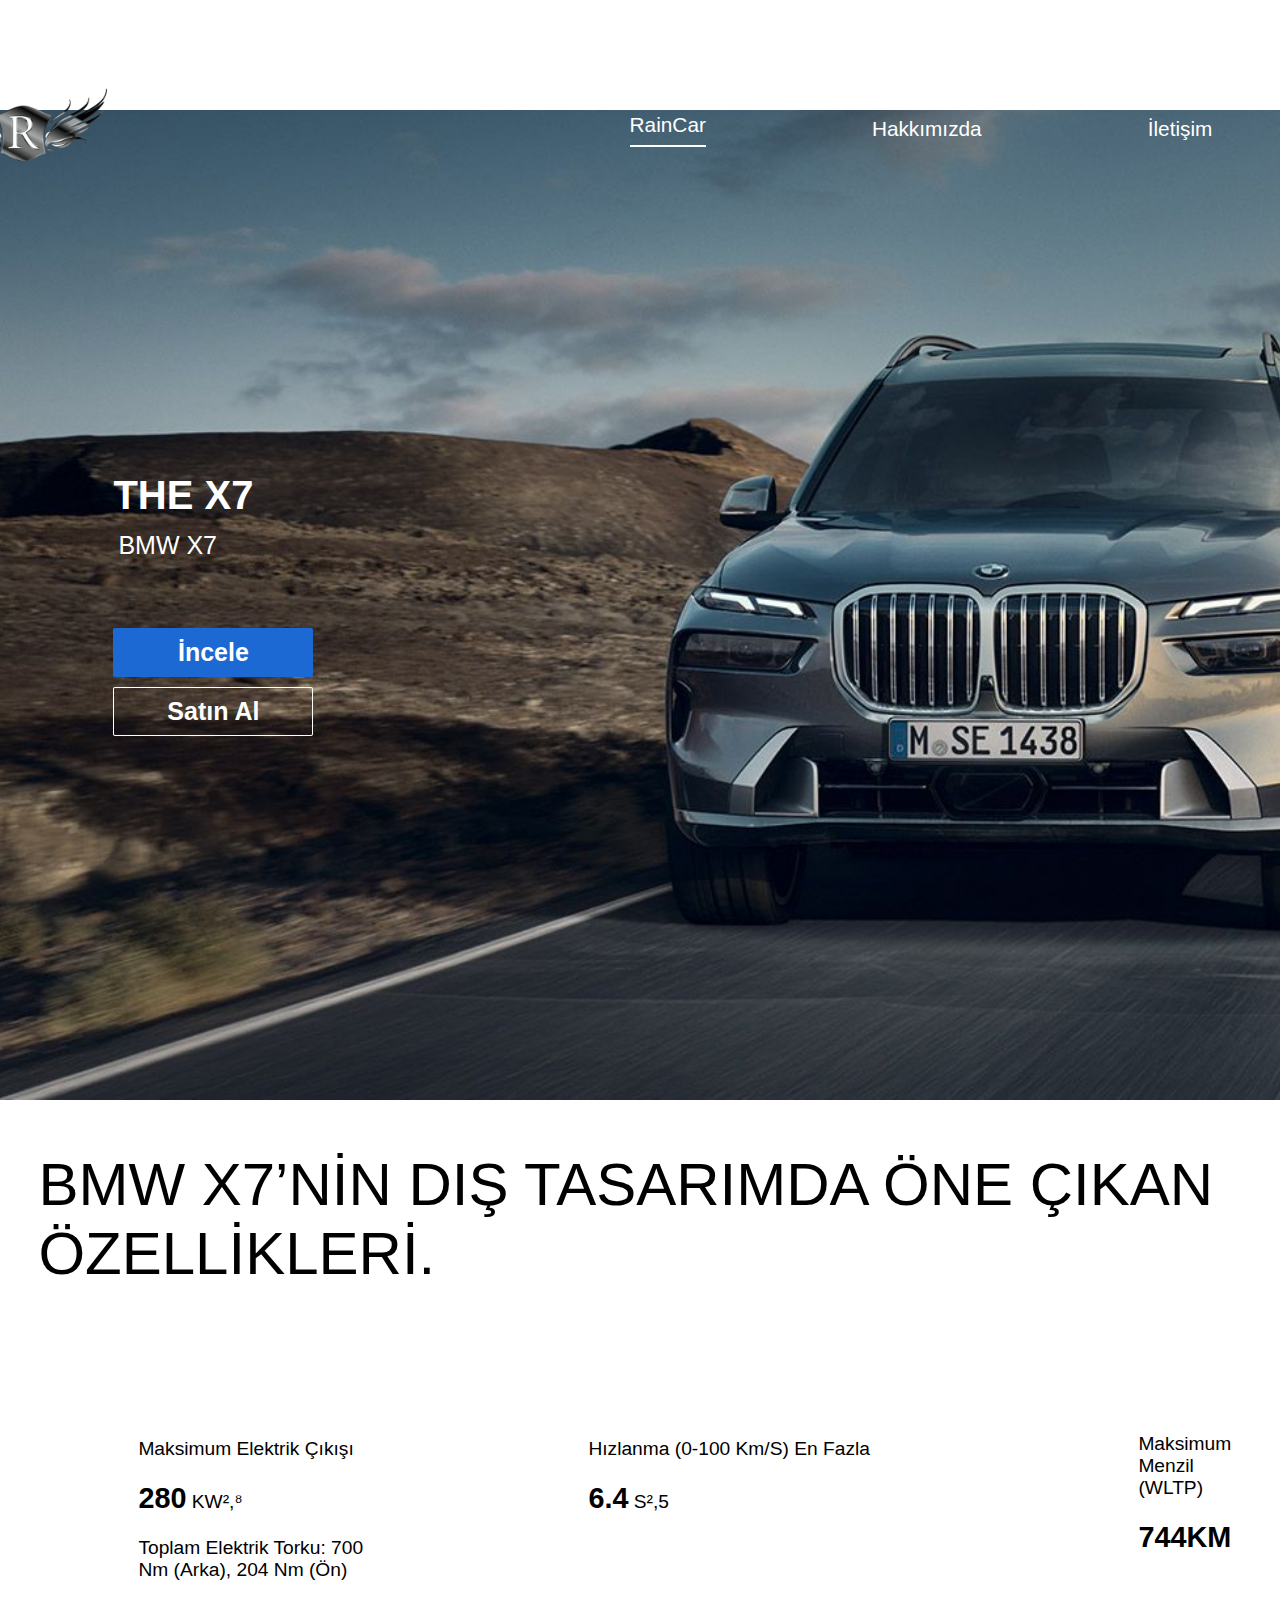
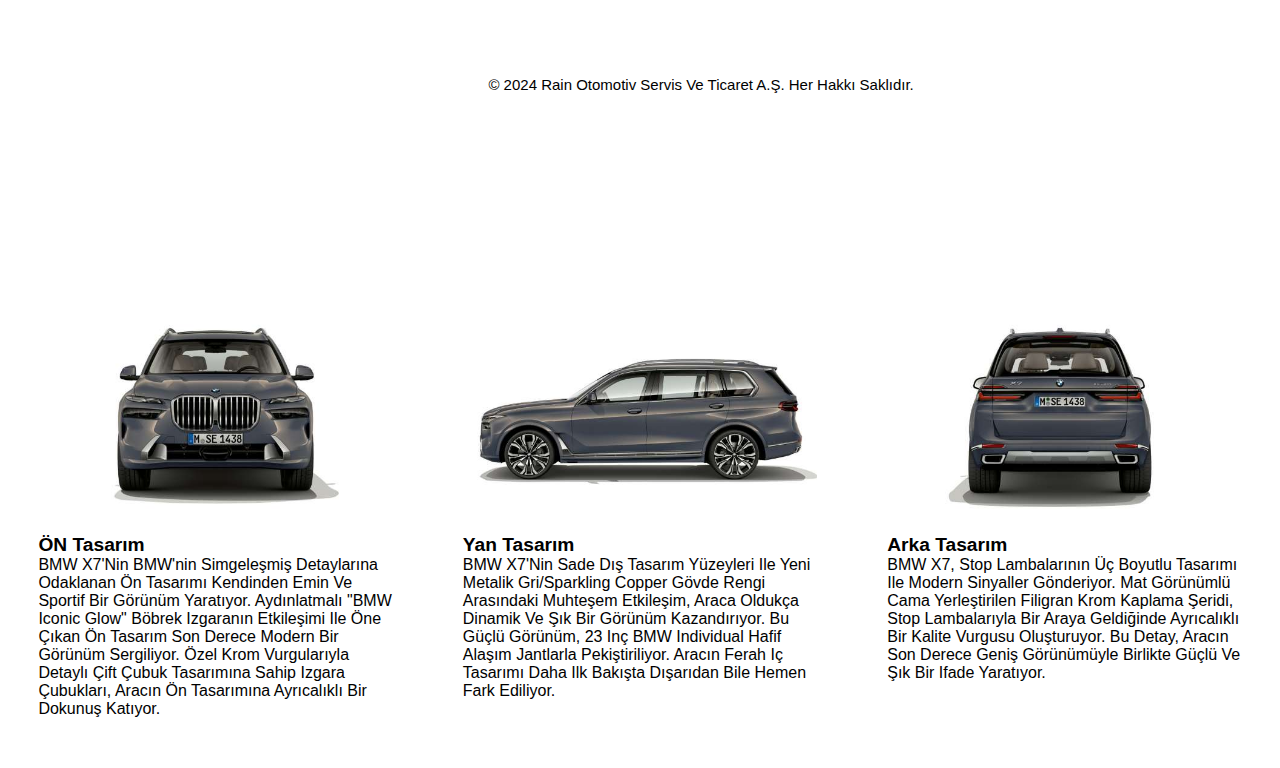
<file: bmwS.html>
<!DOCTYPE html>
<html lang="en">
<head>
    <meta charset="UTF-8">
    <link rel="stylesheet" href="galeri.css">
    <meta name="viewport" content="width=device-width, initial-scale=1.0">
    <title>BMW</title>
</head>
<body>
    <header class="header"> 
        
        
     
        
        
        <nav class="navbar"> 
            <a href = "#" class="logo" > <img src="rlogo.png" alt="YagmurGaleri"> </a>
            <a href="file:///C:/Users/hp/Desktop/HTML/Galeri/galeri.html" class="active">RainCar</a>
            <a href="#">Hakkımızda</a>
            <a href="#">İletişim</a>
        </nav>
        
        
    </header>
    
<section class="home">
    <div class="container">
        <div class="content-wrapper">
            <div>
                <p class="bmw-desc">
                    THE X7
                    
                   <br> <span>BMW X7</span> </p>
            </div>
            <div class="buttonsBmw">
               <a href="#">  <button class="btn1">
                    <i class="fa-regular fa-circle-play"></i>
                    İncele
                </button>
            </a>
            </div>

            <div class="buttonsBmw">
            
 
             <a href="#"> 
                 <button class="btn2">
                     <i class="fa-solid fa-circle-info"></i>
                       Satın Al
                 </button>
             </a>
             </div>
        </div>
       </div>
</section>

    <section class="bilgilerBmw">
             
        <div class="box-container">
            
            <div class="box">
                <div class="box-head">
                    BMW X7’NİN DIŞ TASARIMDA ÖNE ÇIKAN ÖZELLİKLERİ.
                </div>

            </div>

            <div class="box">
                <div class="boxB">
                 <p> Maksimum Elektrik çıkışı </p>  
                 <br>

                 <p><span>280</span> kW²,⁸</p> 
                 <br>
                 <p>toplam elektrik torku: 700 Nm (arka), 204 Nm (ön)</p> 
                    
                    
                    
                </div>
        
        </div>

        <div class="box">
            <div class="box-head">
                
                <div class="boxC">
                    <p> Hızlanma (0-100 km/s) en fazla</p>  
                    <br>
   
                    <p><span>6.4</span> s²,5</p> 
                    <br>
                    
                       
                       
                       
                   </div>
                
                
            </div>
    
    </div>

    <div class="box">
        <div class="box-head">
            <div class="boxD">
                <p> Maksimum Menzil (WLTP) 

                </p>  
                <br>

                <p><span>744KM</span></p> 
                <br>
                
                   
                   
                   
               </div>
            
            
        </div>

</div>

<div class="box">
    <div class="box-head">

</div>

<div class="box">
    <div class="box-head">
    <div id="lisans">© 2024 Rain Otomotiv Servis ve Ticaret A.Ş. Her hakkı saklıdır. </div> 
    

</div>

    </section>


    <section class="tasarımBmw">
        <div class="box-container">
            
            <div class="box">
                <div class="box-head">
                    <a href="file:///C:/Users/hp/Desktop/HTML/Galeri/Q4%20e-tron.html"> </a>
                    <img src="bmwOnden.jpg">
                    <h3>ÖN Tasarım </h3>
                    <p>
                        BMW X7'nin BMW'nin simgeleşmiş detaylarına odaklanan ön tasarımı kendinden emin ve sportif bir görünüm yaratıyor. Aydınlatmalı "BMW Iconic Glow" Böbrek Izgaranın etkileşimi ile öne çıkan ön tasarım son derece modern bir görünüm sergiliyor. Özel krom vurgularıyla detaylı çift çubuk tasarımına sahip ızgara çubukları, aracın ön tasarımına ayrıcalıklı bir dokunuş katıyor.
                    </p>
                
                </div>

            </div>

            <div class="box">
                <div class="box-head">
                    <img src="bmwYandan.png">
                    <h4>Yan Tasarım</h4>
                    
                    <p>
                        BMW X7'nin sade dış tasarım yüzeyleri ile yeni Metalik Gri/Sparkling Copper gövde rengi arasındaki muhteşem etkileşim, araca oldukça dinamik ve şık bir görünüm kazandırıyor. Bu güçlü görünüm, 23 inç BMW Individual hafif alaşım jantlarla pekiştiriliyor. Aracın ferah iç tasarımı daha ilk bakışta dışarıdan bile hemen fark ediliyor.
                    </p>
                    
                    
                </div>
        
        </div>

        <div class="box">
            <div class="box-head">
                <img src="bmwArkadan.png">
                <h4> Arka Tasarım</h4>

                <p>
                    BMW X7, stop lambalarının üç boyutlu tasarımı ile modern sinyaller gönderiyor. Mat görünümlü cama yerleştirilen filigran krom kaplama şeridi, stop lambalarıyla bir araya geldiğinde ayrıcalıklı bir kalite vurgusu oluşturuyor. Bu detay, aracın son derece geniş görünümüyle birlikte güçlü ve şık bir ifade yaratıyor.
                </p>
                
                
                
            </div>
    
    </div>

    </section>

    
</body>
</html>
</file>
<file: galeri.css>
*{
    font-family: "Poppins", sans-serif;
    margin: 0;
    padding: 0;
    box-sizing: border-box;
    outline: none;
    border: none;
    text-decoration: none;
    text-transform: capitalize;
    transition: 0.2s ease;
}

/* Base html codes */


.bilgiler .btn{
    margin-top:120px;
    display: inline-block;
    padding: 16px 23px;
    border-radius: 30rem;
    font-size: 1rem;
    color: black;
    background-color: white;
    cursor: pointer;
    margin-left: 30px;
}

#fi{
   font-size: 23px;
   margin-left: 550px; 
}

#lisans{
    font-size: 15px;
    margin-top: 100px;
    margin-left: 450px;
   
}

section {
    padding:50px 3%;
}



.btn:hover{
    opacity: 0.7;
}



/* header start */



.background-video1 {
    position: absolute;
    top: 0;
    left: 0;
    width: 100%;
    height: 115%;
    object-fit: cover; 
    
}

.background-video2 {
    position: absolute;
    top: 0;
    left: 0;
    width: 100%;
    height: 100%;
    object-fit: cover; 
    
}

.header{
    position: relative;
    height: 100vh; 
    display: flex;
    flex-direction: column;
    justify-content: center;
    align-items: center;
    overflow-x: hidden;
    overflow-y: hidden;
}


.home{
    min-height: 110vh;
    background: url(bmwS.jpg)
    no-repeat;
    background-size: cover;
    background-position: center;
    margin-top: -49.4rem;
    display: flex;
    align-items: center;
}

.header .navbar a{
    margin: 0 1rem;
    font-size: 1.3rem;
    color: white;
    border-bottom: 2px solid transparent;
    margin-right: 150px;
    margin-bottom: 640px;
    
}

.header .navbar .logo{
    color: white;
    margin-right: 500px;
    outline: none;
    border: none;
    text-decoration: none;
    
    
}

.header .navbar .logo img{
width:200x;
height: 120px;
    
    
}

.header .navbar {
    display: flex;
    align-items: center;
    justify-content: space-between;
    padding: 1% 7%;
    top: 0;
    z-index: 1;
    
}

.header .navbar .active,
.header .navbar a:hover{
    border-color: var(--main-color);
    padding-bottom: 0.5rem;
}

.header .buttons button {
    cursor: pointer;
    font-size: 1.5rem;
    margin-left: 2rem;
    background-color: transparent;
    color: white;
    
}

#menu-btn{
    display: none;
    }


.audi{
    margin-top: 70px;
}

.bilgiler{
    background-color: black;
    color: white;
    height: 85vh;
    
}

.bilgiler .box-head{
    font-size: 0.7rem;
    
}

.bilgiler .boxB{
    margin-left: 100px;
    margin-top: 150px;
    font-size: 1.2rem;
    width: 230px;
   
}

.bilgiler .boxC{
    margin-left: 550px;
    margin-top:-143px;
    font-size: 1.2rem;
}

.bilgiler .boxD{
    margin-left: 1100px;
    margin-top:-104px;
    font-size: 1.2rem;
}

.bilgiler span{
    font-size: 1.8rem;
    font-weight: bold;
}

.modeller .baslik{
    color: black;
    margin-left: 44%;
    margin-bottom: 50px;
    
}

.modeller .baslik img{
   width: 150px;
   
   
  
}

.modeller .box-container{
    display: grid;
    grid-template-columns: repeat(auto-fit,minmax(14rem, 1fr));
    
}


.modeller .box-container .box img{
    width:100%;
    object-fit: cover;
    margin-bottom: 10px;
    cursor: pointer;
    
}

.modeller .box-container .box h3{
    font-size: 1.2rem;
    margin-left: 20%;
    margin-top: 5px;
   
    
}

.modeller .box-container .box h4 {
    font-size: 1.2rem;
    padding-left: 18%;
    margin-top: 5px;
}

.modeller .box-container .box h5 {
    font-size: 1.2rem;
    padding-left: 30%;
    margin-top: 5px;
}

.modeller .box-container .box h6 {
    font-size: 1.2rem;
    padding: 0 6rem;
    margin-left: 4%;
   
}

.modeller .box-container .box:hover img{
    transform: scale(1.07);
   
}

#mLogo{
    width: 220px;
    margin-right: 50px;
}

.modeller .box .box-head .araclar{
    width: 250px;
}


.home .bmw-desc{
    margin-left: 75px;
    font-size: 40px;
    font-weight: bold;
    color: white;
}

.home .bmw-desc span{
    margin-left: 5px;
    font-size: 25px;
    font-weight:lighter;
    color: white;
    
}

.buttonsBmw{
    margin-top: 10px;
    display:flex;
    column-gap: 20px;
}

.buttonsBmw button{
    padding: 10px 25px;
    border-radius: 2px;
    border:none;
    outline: none;
    cursor: pointer;
    font-size: 25px ;
    font-weight: bold;
    color: white;
    width: 200px;
    margin-left: 75px;
    
    
}

.buttonsBmw .btn1{
    background-color: #1c69d4;
    margin-top: 55px;
}

.buttonsBmw .btn2{
    background-color: transparent;
    box-shadow: inset 0 0 0 1px white;
}

.bilgilerBmw{
    background-color: white;
    color: black;
    height: 85vh;
    
}

.bilgilerBmw .box-head{
    font-size: 60px;
    
}

.bilgilerBmw .boxB{
    margin-left: 100px;
    margin-top: 150px;
    font-size: 1.2rem;
    width: 230px;
   
}

.bilgilerBmw .boxC{
    margin-left: 550px;
    margin-top:-143px;
    font-size: 1.2rem;
}

.bilgilerBmw .boxD{
    margin-left: 1100px;
    margin-top:-104px;
    font-size: 1.2rem;
}

.bilgilerBmw span{
    font-size: 1.8rem;
    font-weight: bold;
}

.tasarımBmw .box-container{
    display: grid;
    grid-template-columns: repeat(auto-fit,minmax(20rem, 1fr));
    gap: 70px;
    
}


.tasarımBmw .box-container .box img{
    width:100%;
    object-fit: cover;
    margin-bottom: 10px;
    cursor: pointer;
    
}

.tasarımBmw .box-container .box h3{
    font-size: 1.2rem;
    
    margin-top: 5px;
   
    
}

.tasarımBmw .box-container .box h4 {
    font-size: 1.2rem;
    
    margin-top: 5px;
}


.tasarımBmw .box-container .box:hover img{
    transform: scale(1.07);
   
}

.modeller .box .box-head .araclar{
    width: 250px;
}

.iletisim .box-container{
    margin-top: 250px;
    transform: translate(0%,-170%);
}

.iletisim .box form .inputBox{
    display: flex;
    align-items: center;
    margin: 2rem 0;
    border: black;
}

.iletisim .box form .inputBox input{
    width: 50%;
    background-color: black;
    padding: 2rem;
    font-size: 1rem;
    color: #ffffff;
    text-transform: none;
    border-radius: 30rem;
    margin-left: 820px;
   
}

.iletisim .hakkimizda{
    font-size: 25px;
}

.iletisim .icerik{
    width: 650px;
}

.btn {
    margin-top: 1rem;
    display: inline-block;
    padding: 1.3rem 3rem;
    border-radius: 30rem;
    font-size: 1.5rem;
    color: #ffffff;
    background-color: black;
    cursor: pointer;
    margin-left: 64rem;
}

@media (max-width: 991px) {

    .header {
     padding: 1.5rem 2rem;
    }
 
    .header .logo img{
     height: 5rem;
    }
 
    section {
     padding: 2rem;
    }
 }
 
 @media (max-width: 590px) {
     #menu-btn{
         display: inline-block;
         margin-bottom:550px;
     }
     .header .navbar a{
         display: none;
     }

     #iletisim-b{
        display: none;
    }
     .header .navbar .dropdown{
        display: none;
    }
     
 }
</file>
